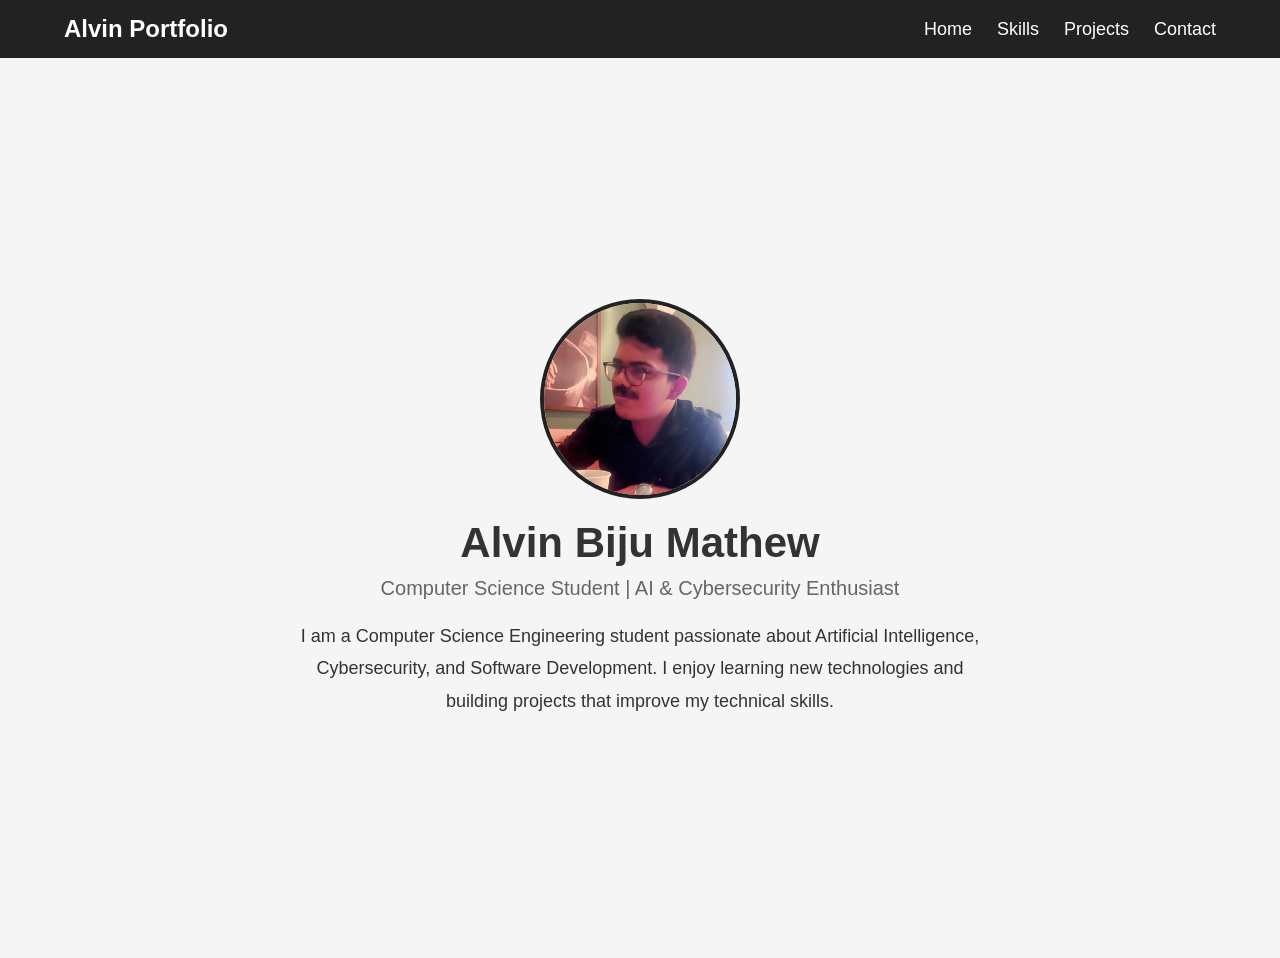
<file: index.html>
<!DOCTYPE html>
<html lang="en">
<head>
    <meta charset="UTF-8">
    <meta name="viewport" content="width=device-width, initial-scale=1.0">
    <title>Home | Alvin Portfolio</title>

    <link rel="stylesheet" href="style.css">
</head>

<body>

 
    <header>
        <nav>
            <div class="logo">Alvin Portfolio</div>

            <ul>
                <li><a href="index.html">Home</a></li>
                <li><a href="skills.html">Skills</a></li>
                <li><a href="projects.html">Projects</a></li>
                <li><a href="contact.html">Contact</a></li>
            </ul>
        </nav>
    </header>


    <section id="home">

        <img src="hlo.png" alt="Profile Photo" class="profile-pic">

        <h1>Alvin Biju Mathew</h1>

        <p class="subtitle">
            Computer Science Student | AI & Cybersecurity Enthusiast
        </p>

        <p class="about">
            I am a Computer Science Engineering student passionate about
            Artificial Intelligence, Cybersecurity, and Software Development.
            I enjoy learning new technologies and building projects that
            improve my technical skills.
        </p>

    </section>

</body>
</html>
</file>
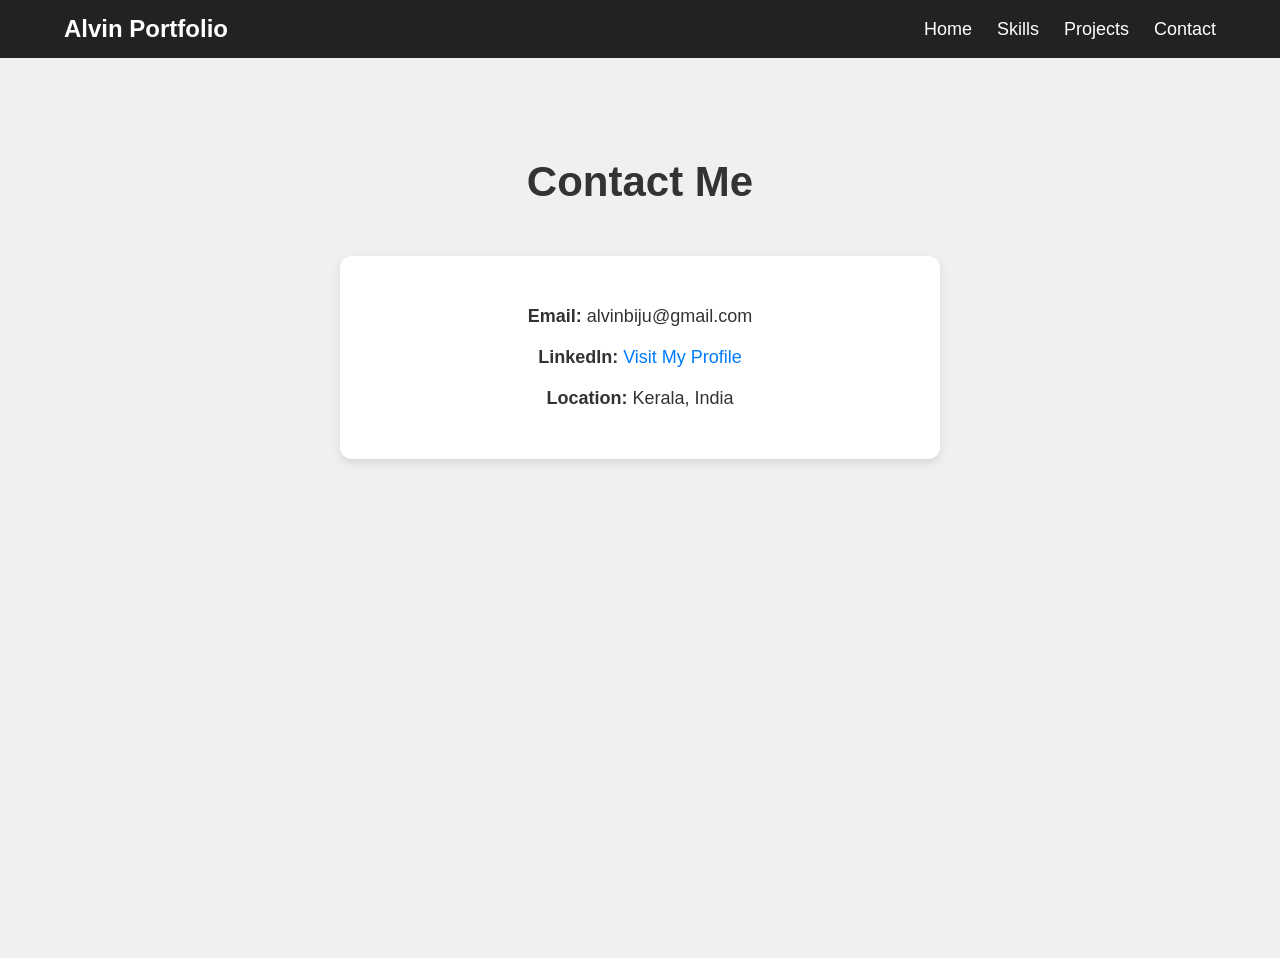
<file: contact.html>
<!DOCTYPE html>
<html lang="en">
<head>
    <meta charset="UTF-8">
    <meta name="viewport" content="width=device-width, initial-scale=1.0">
    <title>Contact | Alvin Portfolio</title>

    <link rel="stylesheet" href="style.css">
</head>

<body>

    <header>
        <nav>
            <div class="logo">Alvin Portfolio</div>

            <ul>
                <li><a href="index.html">Home</a></li>
                <li><a href="skills.html">Skills</a></li>
                <li><a href="projects.html">Projects</a></li>
                <li><a href="contact.html">Contact</a></li>
            </ul>
        </nav>
    </header>


    <section id="contact">

        <h1>Contact Me</h1>

        <div class="contact-card">

            <p><strong>Email:</strong> alvinbiju@gmail.com</p>

            <p>
                <strong>LinkedIn:</strong>
                <a href="https://www.linkedin.com/in/alvin-biju-mathew-347831329/"
                   target="_blank">
                   Visit My Profile
                </a>
            </p>

            <p><strong>Location:</strong> Kerala, India</p>

        </div>

    </section>

</body>
</html>
</file>
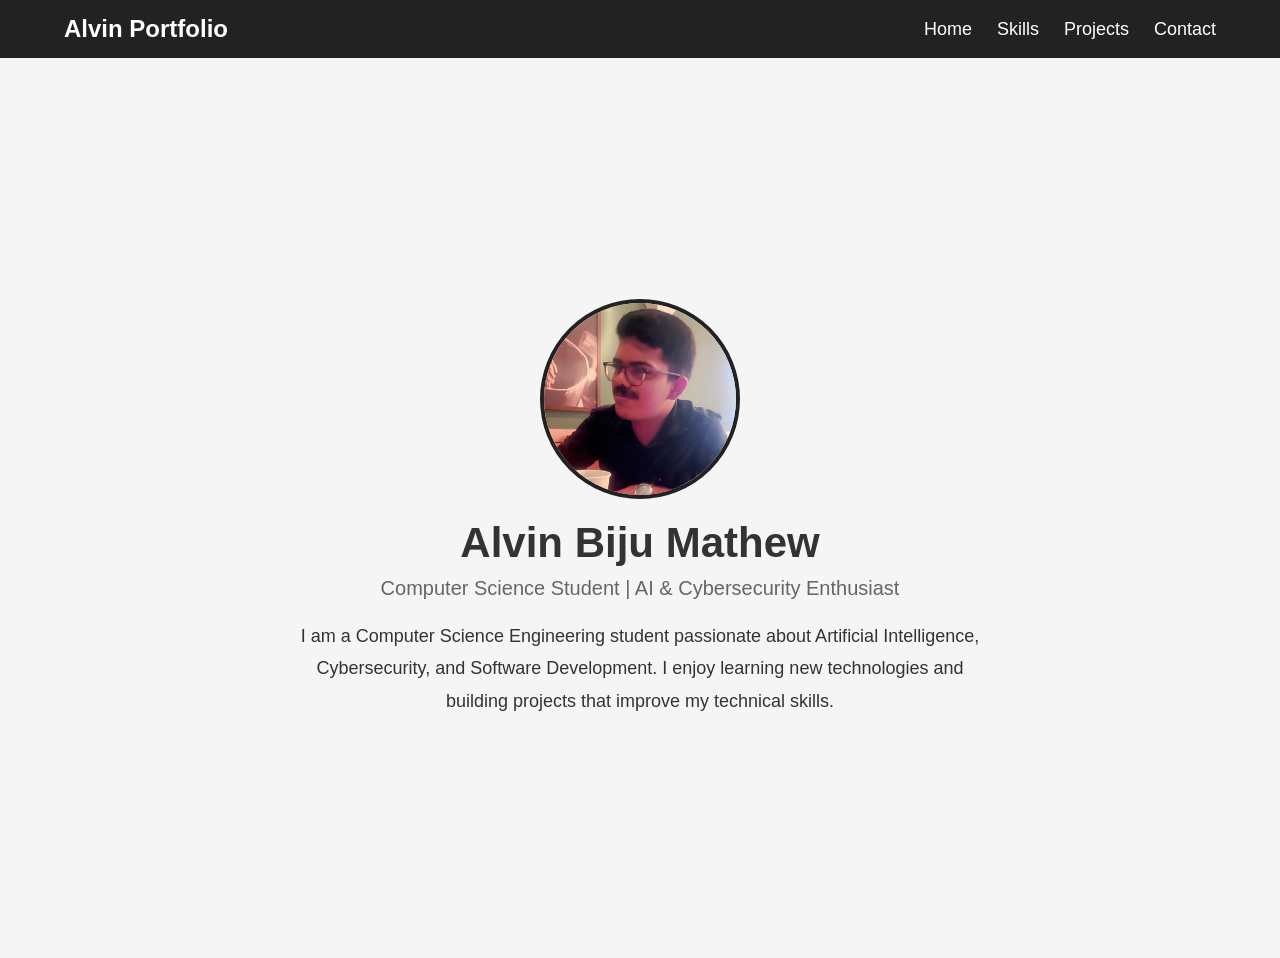
<file: home.html>
<!DOCTYPE html>
<html lang="en">
<head>
    <meta charset="UTF-8">
    <meta name="viewport" content="width=device-width, initial-scale=1.0">
    <title>Home | Alvin Portfolio</title>

    <link rel="stylesheet" href="style.css">
</head>

<body>

    <!-- Header -->
    <header>
        <nav>
            <div class="logo">Alvin Portfolio</div>

            <ul>
                <li><a href="home.html">Home</a></li>
                <li><a href="skills.html">Skills</a></li>
                <li><a href="projects.html">Projects</a></li>
                <li><a href="contact.html">Contact</a></li>
            </ul>
        </nav>
    </header>

    <!-- Home Section -->
    <section id="home">

        <img src="hlo.png" alt="Alvin Photo" class="profile-pic">

        <h1>Alvin Biju Mathew</h1>

        <p class="subtitle">
            Computer Science Student | AI & Cybersecurity Enthusiast
        </p>

        <p class="about">
            I am a Computer Science Engineering student passionate about
            Artificial Intelligence, Cybersecurity, and Software Development.
            I enjoy learning new technologies and building projects that
            improve my technical skills.
        </p>

    </section>

</body>
</html>
</file>
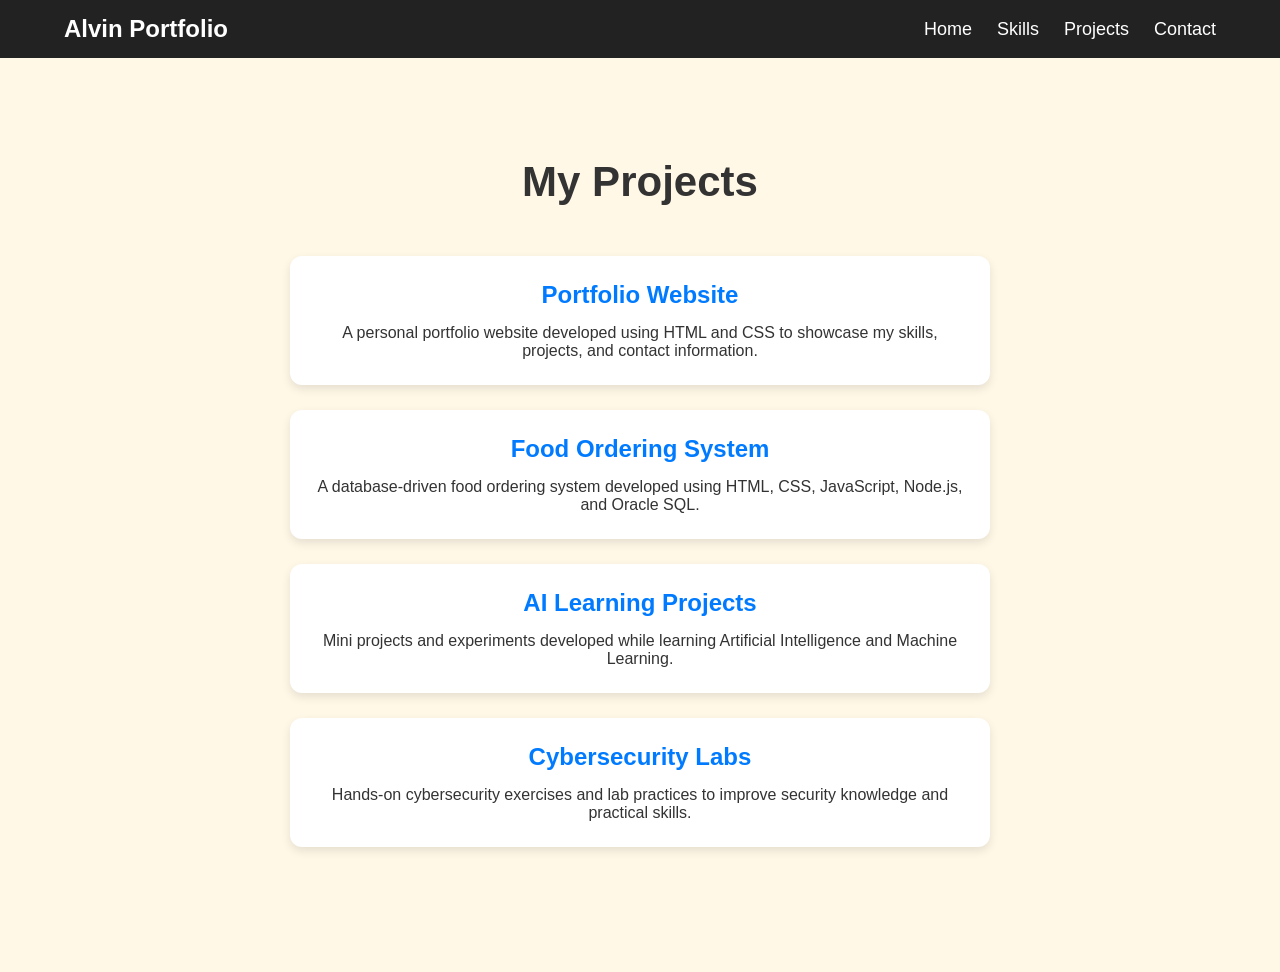
<file: projects.html>
<!DOCTYPE html>
<html lang="en">
<head>
    <meta charset="UTF-8">
    <meta name="viewport" content="width=device-width, initial-scale=1.0">
    <title>Projects | Alvin Portfolio</title>

    <link rel="stylesheet" href="style.css">
</head>

<body>

    <header>
        <nav>
            <div class="logo">Alvin Portfolio</div>

            <ul>
                <li><a href="index.html">Home</a></li>
                <li><a href="skills.html">Skills</a></li>
                <li><a href="projects.html">Projects</a></li>
                <li><a href="contact.html">Contact</a></li>
            </ul>
        </nav>
    </header>


    <section id="projects">

        <h1>My Projects</h1>

        <div class="project-card">
            <h2>Portfolio Website</h2>
            <p>
                A personal portfolio website developed using HTML and CSS
                to showcase my skills, projects, and contact information.
            </p>
        </div>

        <div class="project-card">
            <h2>Food Ordering System</h2>
            <p>
                A database-driven food ordering system developed using
                HTML, CSS, JavaScript, Node.js, and Oracle SQL.
            </p>
        </div>

        <div class="project-card">
            <h2>AI Learning Projects</h2>
            <p>
                Mini projects and experiments developed while learning
                Artificial Intelligence and Machine Learning.
            </p>
        </div>

        <div class="project-card">
            <h2>Cybersecurity Labs</h2>
            <p>
                Hands-on cybersecurity exercises and lab practices
                to improve security knowledge and practical skills.
            </p>
        </div>

    </section>

</body>
</html>
</file>
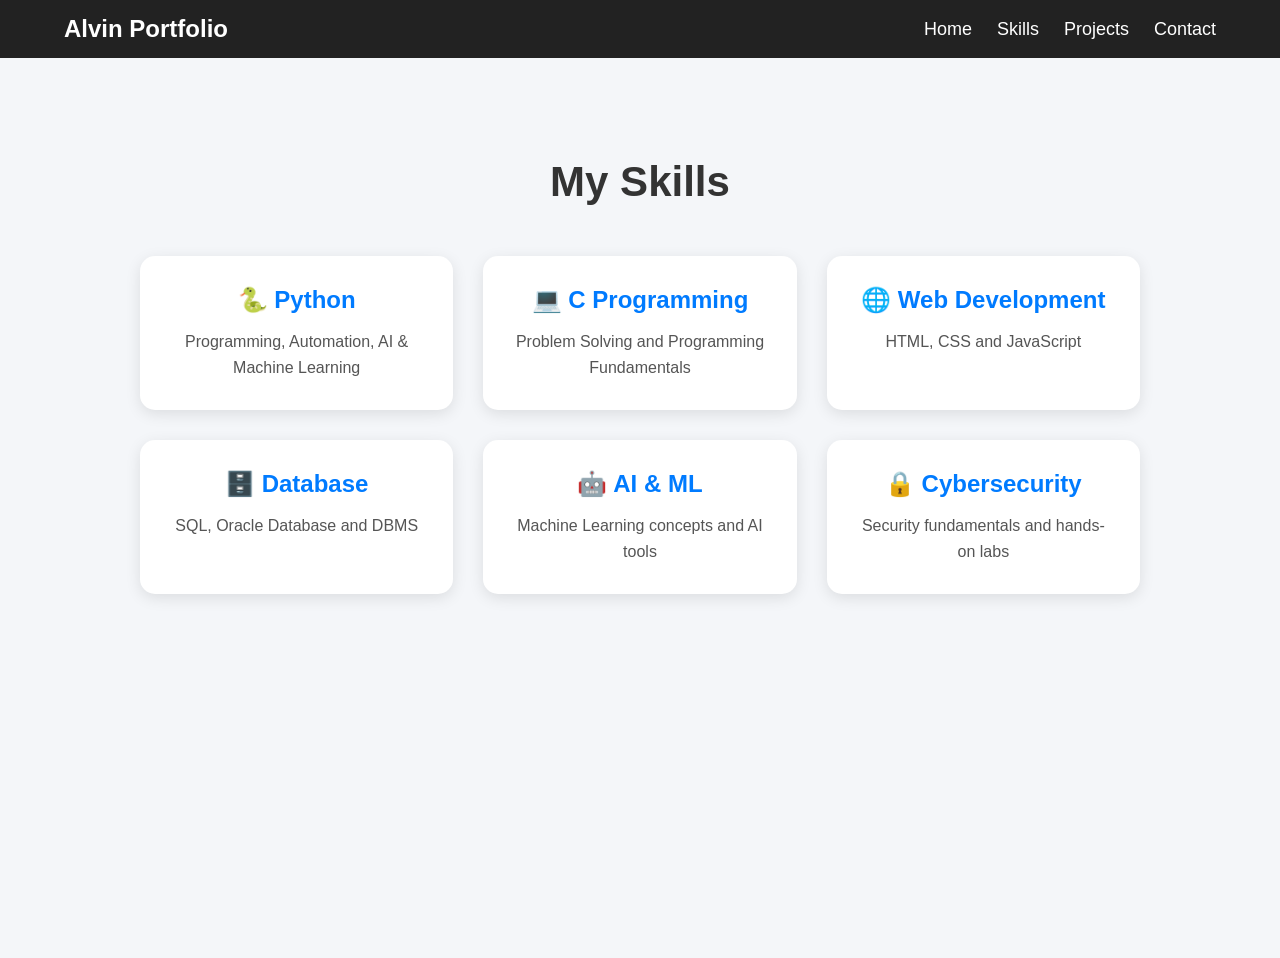
<file: skills.html>
<!DOCTYPE html>
<html lang="en">
<head>
    <meta charset="UTF-8">
    <meta name="viewport" content="width=device-width, initial-scale=1.0">
    <title>Skills | Alvin Portfolio</title>

    <link rel="stylesheet" href="style.css">
</head>
<body>


    <header>
        <nav>
            <div class="logo">Alvin Portfolio</div>

            <ul>
                <li><a href="index.html">Home</a></li>
                <li><a href="skills.html">Skills</a></li>
                <li><a href="projects.html">Projects</a></li>
                <li><a href="contact.html">Contact</a></li>
            </ul>
        </nav>
    </header>

  
    <section id="skills">

        <h1>My Skills</h1>

        <div class="skills-container">

            <div class="skill-card">
                <h2>🐍 Python</h2>
                <p>Programming, Automation, AI & Machine Learning</p>
            </div>

            <div class="skill-card">
                <h2>💻 C Programming</h2>
                <p>Problem Solving and Programming Fundamentals</p>
            </div>

            <div class="skill-card">
                <h2>🌐 Web Development</h2>
                <p>HTML, CSS and JavaScript</p>
            </div>

            <div class="skill-card">
                <h2>🗄️ Database</h2>
                <p>SQL, Oracle Database and DBMS</p>
            </div>

            <div class="skill-card">
                <h2>🤖 AI & ML</h2>
                <p>Machine Learning concepts and AI tools</p>
            </div>

            <div class="skill-card">
                <h2>🔒 Cybersecurity</h2>
                <p>Security fundamentals and hands-on labs</p>
            </div>

        </div>

    </section>

</body>
</html>
</file>
<file: style.css>
*{
    margin: 0;
    padding: 0;
    box-sizing: border-box;
    font-family: Arial, sans-serif;
}
body{
    background-color: #f5f5f5;
    color: #333;
}
header{
    background: #222;
    padding: 15px 0;
    position: sticky;
    top: 0;
    z-index: 1000;
}
nav{
    width: 90%;
    margin: auto;
    display: flex;
    justify-content: space-between;
    align-items: center;
}

.logo{
    color: white;
    font-size: 24px;
    font-weight: bold;
}
nav ul{
    list-style: none;
    display: flex;
}
nav ul li{
    margin-left: 25px;
}
nav ul li a{
    color: white;
    text-decoration: none;
    font-size: 18px;
    transition: 0.3s;
}
nav ul li a:hover{
    color: #00bfff;
}
section{
    min-height: 100vh;
    padding: 100px 30px;
    text-align: center;
}
#home{
    display: flex;
    flex-direction: column;
    justify-content: center;
    align-items: center;
    background: #f5f5f5;
}
.profile-pic{
    width: 200px;
    height: 200px;
    border-radius: 50%;
    object-fit: cover;
    border: 4px solid #222;
    margin-bottom: 20px;
}

#home h1{
    font-size: 42px;
    margin-bottom: 10px;
}

.subtitle{
    font-size: 20px;
    color: #666;
    margin-bottom: 20px;
}

.about{
    max-width: 700px;
    line-height: 1.8;
    font-size: 18px;
}



#skills{
    background: #f4f6f9;
}

#skills h1{
    font-size: 42px;
    margin-bottom: 50px;
}

#skills .skills-container{
    max-width: 1000px;
    margin: auto;

    display: grid;
    grid-template-columns: repeat(auto-fit, minmax(280px, 1fr));
    gap: 30px;
}

#skills .skill-card{
    background: white;
    padding: 30px;
    border-radius: 15px;
    box-shadow: 0 4px 15px rgba(0,0,0,0.1);
    transition: 0.3s;
}

#skills .skill-card:hover{
    transform: translateY(-10px);
}

#skills .skill-card h2{
    color: #007bff;
    margin-bottom: 15px;
}

#skills .skill-card p{
    color: #555;
    line-height: 1.6;
}



#projects{
    background: #fff8e7;
}

#projects h1{
    font-size: 42px;
    margin-bottom: 50px;
}

.project-card{
    background: white;
    max-width: 700px;
    margin: 25px auto;
    padding: 25px;
    border-radius: 12px;
    box-shadow: 0 4px 10px rgba(0,0,0,0.1);
    transition: 0.3s;
}

.project-card:hover{
    transform: translateY(-5px);
}

.project-card h2{
    color: #007bff;
    margin-bottom: 15px;
}



#contact{
    background: #f0f0f0;
}

#contact h1{
    font-size: 42px;
    margin-bottom: 50px;
}

.contact-card{
    max-width: 600px;
    margin: auto;
    background: white;
    padding: 30px;
    border-radius: 12px;
    box-shadow: 0 4px 10px rgba(0,0,0,0.1);
}

.contact-card p{
    margin: 20px 0;
    font-size: 18px;
}

.contact-card a{
    color: #007bff;
    text-decoration: none;
}

.contact-card a:hover{
    text-decoration: underline;
}
</file>
